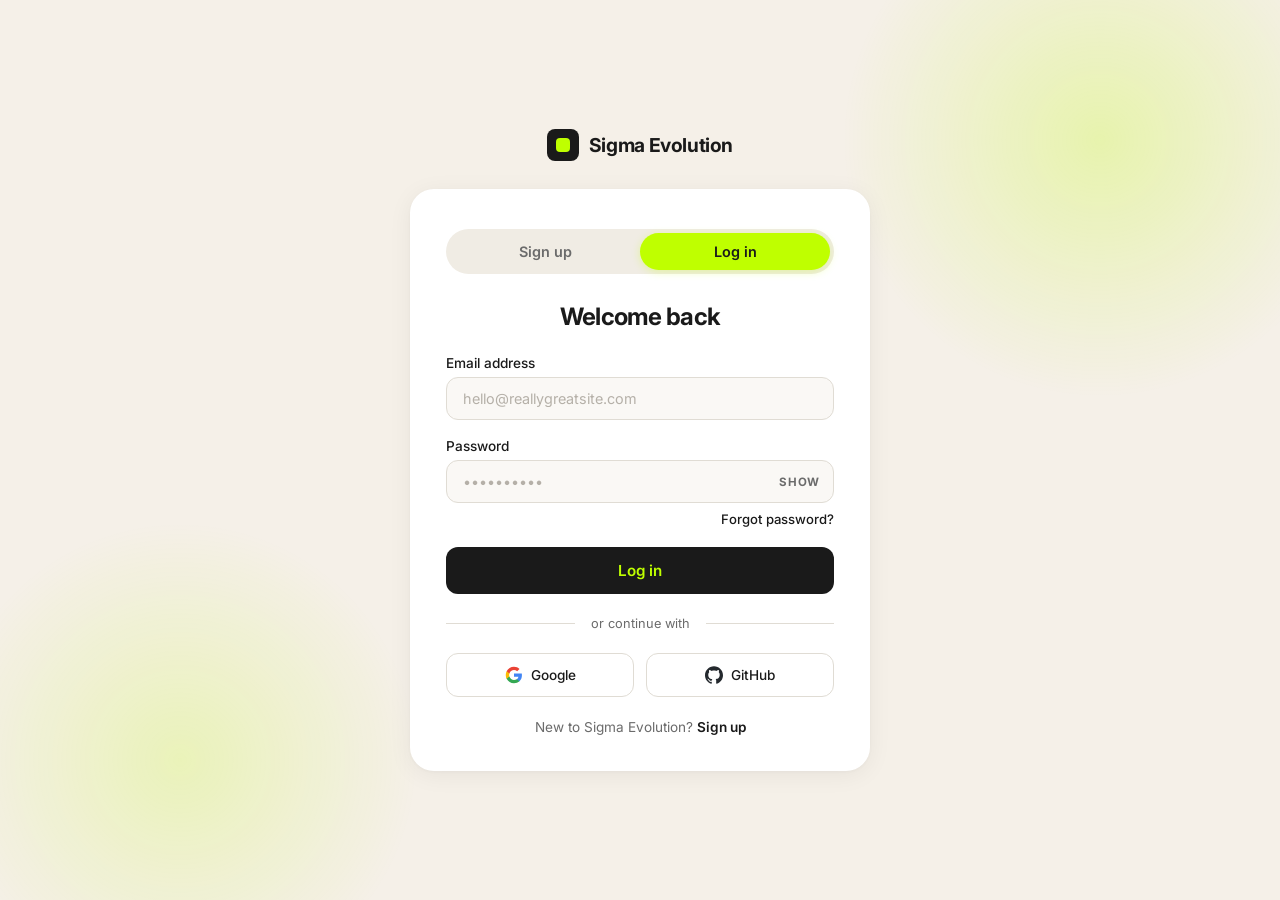
<file: frontend/index.html>
<!DOCTYPE html>
<html lang="en">
<head>
  <meta charset="UTF-8" />
  <meta name="viewport" content="width=device-width, initial-scale=1.0" />
  <meta name="description" content="Sign in to SigmaWork — your AI-assisted professional networking platform." />
  <title>Log In — SigmaWork</title>
  <link rel="stylesheet" href="css/style.css" />
</head>
<body>

  <!-- Brand -->
  <div class="brand">
    <div class="brand-icon"></div>
    <span class="brand-name">Sigma Evolution</span>
  </div>

  <!-- Card -->
  <div class="auth-card" id="login-card">

    <!-- Tab toggle -->
    <div class="tab-toggle">
      <a href="signup.html" id="tab-signup">Sign up</a>
      <a href="index.html" class="active" id="tab-login">Log in</a>
    </div>

    <h1>Welcome back</h1>

    <!-- Message banner -->
    <div id="form-message" class="message" role="alert"></div>

    <!-- Login form -->
    <form id="login-form" novalidate>

      <div class="field">
        <label for="login-email">Email address</label>
        <div class="input-wrapper">
          <input
            type="email"
            id="login-email"
            name="email"
            placeholder="hello@reallygreatsite.com"
            autocomplete="email"
            required
          />
        </div>
        <div class="field-error" id="login-email-error"></div>
      </div>

      <div class="field">
        <label for="login-password">Password</label>
        <div class="input-wrapper">
          <input
            type="password"
            id="login-password"
            name="password"
            placeholder="••••••••••"
            autocomplete="current-password"
            required
          />
          <button type="button" class="toggle-password">SHOW</button>
        </div>
        <div class="field-error" id="login-password-error"></div>
      </div>

      <a href="forgot-password.html" class="forgot-link">Forgot password?</a>

      <button type="submit" class="btn btn-primary" id="login-btn">
        <span>Log in</span>
      </button>
    </form>

    <!-- Divider -->
    <div class="divider">or continue with</div>

    <!-- OAuth -->
    <div class="oauth-row">
      <a href="/api/auth/oauth/google" class="btn-oauth" id="oauth-google">
        <!-- Google icon -->
        <svg viewBox="0 0 24 24" xmlns="http://www.w3.org/2000/svg">
          <path d="M22.56 12.25c0-.78-.07-1.53-.2-2.25H12v4.26h5.92a5.06 5.06 0 01-2.2 3.32v2.77h3.57c2.08-1.92 3.28-4.74 3.28-8.1z" fill="#4285F4"/>
          <path d="M12 23c2.97 0 5.46-.98 7.28-2.66l-3.57-2.77c-.98.66-2.23 1.06-3.71 1.06-2.86 0-5.29-1.93-6.16-4.53H2.18v2.84C3.99 20.53 7.7 23 12 23z" fill="#34A853"/>
          <path d="M5.84 14.09c-.22-.66-.35-1.36-.35-2.09s.13-1.43.35-2.09V7.07H2.18C1.43 8.55 1 10.22 1 12s.43 3.45 1.18 4.93l2.85-2.22.81-.62z" fill="#FBBC05"/>
          <path d="M12 5.38c1.62 0 3.06.56 4.21 1.64l3.15-3.15C17.45 2.09 14.97 1 12 1 7.7 1 3.99 3.47 2.18 7.07l3.66 2.84c.87-2.6 3.3-4.53 6.16-4.53z" fill="#EA4335"/>
        </svg>
        Google
      </a>
      <a href="/api/auth/oauth/github" class="btn-oauth" id="oauth-github">
        <!-- GitHub icon -->
        <svg viewBox="0 0 24 24" xmlns="http://www.w3.org/2000/svg">
          <path d="M12 .297c-6.63 0-12 5.373-12 12 0 5.303 3.438 9.8 8.205 11.385.6.113.82-.258.82-.577 0-.285-.01-1.04-.015-2.04-3.338.724-4.042-1.61-4.042-1.61C4.422 18.07 3.633 17.7 3.633 17.7c-1.087-.744.084-.729.084-.729 1.205.084 1.838 1.236 1.838 1.236 1.07 1.835 2.809 1.305 3.495.998.108-.776.417-1.305.76-1.605-2.665-.3-5.466-1.332-5.466-5.93 0-1.31.465-2.38 1.235-3.22-.135-.303-.54-1.523.105-3.176 0 0 1.005-.322 3.3 1.23.96-.267 1.98-.399 3-.405 1.02.006 2.04.138 3 .405 2.28-1.552 3.285-1.23 3.285-1.23.645 1.653.24 2.873.12 3.176.765.84 1.23 1.91 1.23 3.22 0 4.61-2.805 5.625-5.475 5.92.42.36.81 1.096.81 2.22 0 1.606-.015 2.896-.015 3.286 0 .315.21.69.825.57C20.565 22.092 24 17.592 24 12.297c0-6.627-5.373-12-12-12" fill="#24292e"/>
        </svg>
        GitHub
      </a>
    </div>

    <!-- Footer -->
    <div class="auth-footer">
      New to Sigma Evolution? <a href="signup.html">Sign up</a>
    </div>

  </div>

  <script src="js/auth.js"></script>
</body>
</html>
</file>
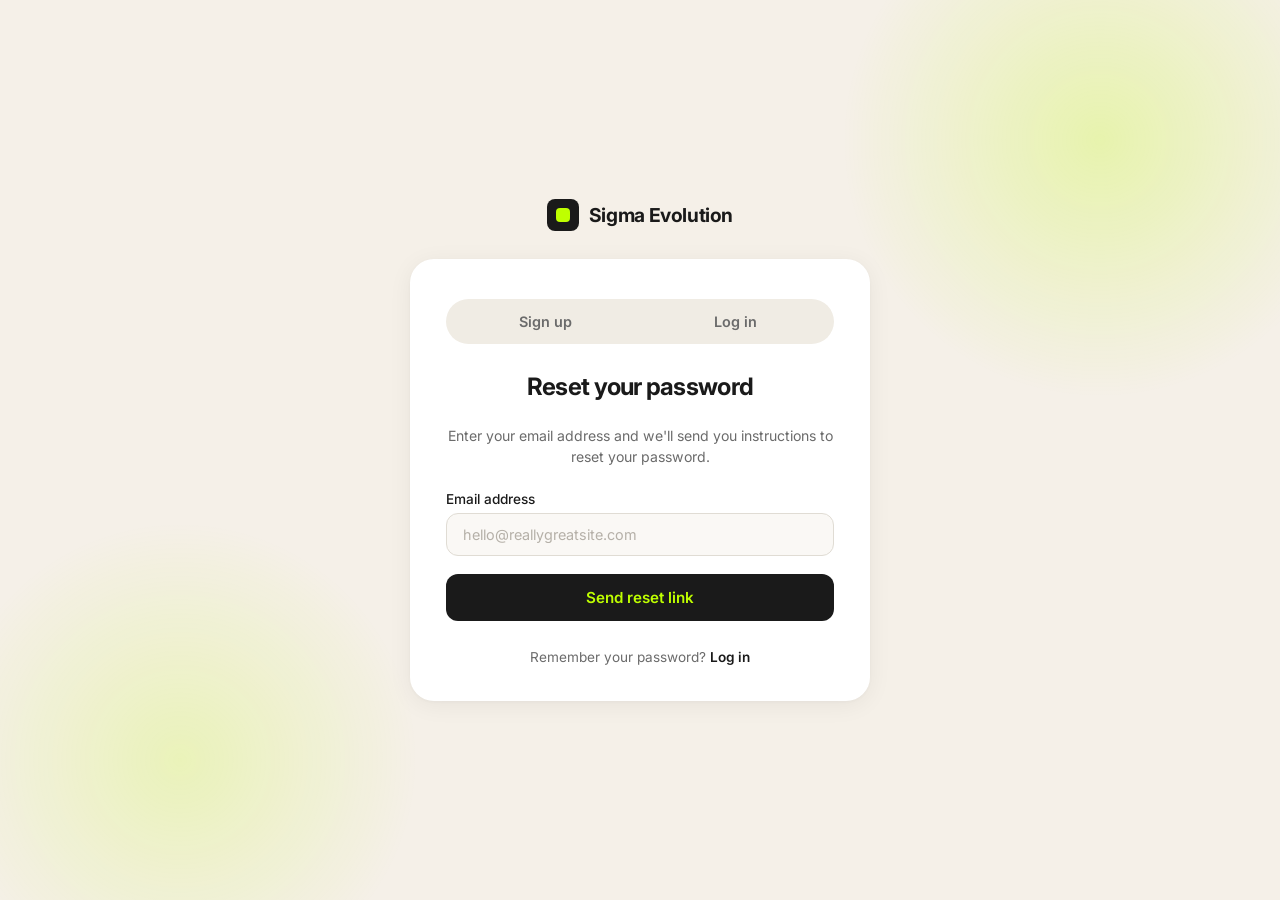
<file: frontend/forgot-password.html>
<!DOCTYPE html>
<html lang="en">
<head>
  <meta charset="UTF-8" />
  <meta name="viewport" content="width=device-width, initial-scale=1.0" />
  <meta name="description" content="Reset your SigmaWork account password." />
  <title>Forgot Password — SigmaWork</title>
  <link rel="stylesheet" href="css/style.css" />
</head>
<body>

  <!-- Brand -->
  <div class="brand">
    <div class="brand-icon"></div>
    <span class="brand-name">Sigma Evolution</span>
  </div>

  <!-- Card -->
  <div class="auth-card" id="forgot-card">

    <!-- Tab toggle (both inactive, just for consistency) -->
    <div class="tab-toggle">
      <a href="signup.html" id="tab-signup">Sign up</a>
      <a href="index.html" id="tab-login">Log in</a>
    </div>

    <h1>Reset your password</h1>
    <p style="text-align:center; color:var(--text-muted); font-size:0.88rem; margin-bottom:24px; line-height:1.5;">
      Enter your email address and we'll send you instructions to reset your password.
    </p>

    <!-- Message banner -->
    <div id="form-message" class="message" role="alert"></div>

    <!-- Forgot password form -->
    <form id="forgot-form" novalidate>

      <div class="field">
        <label for="forgot-email">Email address</label>
        <div class="input-wrapper">
          <input
            type="email"
            id="forgot-email"
            name="email"
            placeholder="hello@reallygreatsite.com"
            autocomplete="email"
            required
          />
        </div>
        <div class="field-error" id="forgot-email-error"></div>
      </div>

      <button type="submit" class="btn btn-primary" id="forgot-btn">
        <span>Send reset link</span>
      </button>
    </form>

    <!-- Footer -->
    <div class="auth-footer" style="margin-top:28px;">
      Remember your password? <a href="index.html">Log in</a>
    </div>

  </div>

  <script src="js/auth.js"></script>
</body>
</html>
</file>
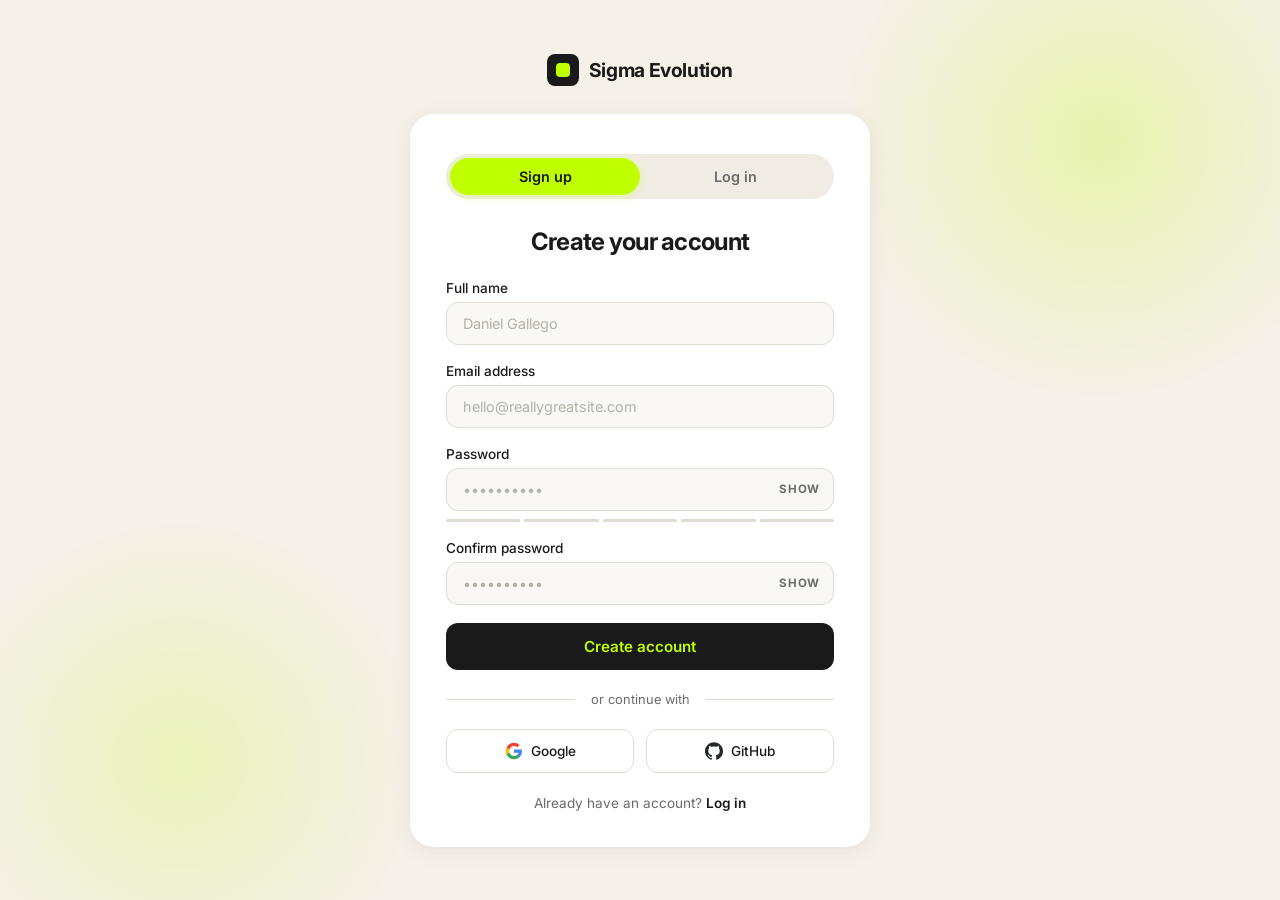
<file: frontend/signup.html>
<!DOCTYPE html>
<html lang="en">
<head>
  <meta charset="UTF-8" />
  <meta name="viewport" content="width=device-width, initial-scale=1.0" />
  <meta name="description" content="Create your SigmaWork account — join the AI-assisted professional networking platform." />
  <title>Sign Up — SigmaWork</title>
  <link rel="stylesheet" href="css/style.css" />
</head>
<body>

  <!-- Brand -->
  <div class="brand">
    <div class="brand-icon"></div>
    <span class="brand-name">Sigma Evolution</span>
  </div>

  <!-- Card -->
  <div class="auth-card" id="signup-card">

    <!-- Tab toggle -->
    <div class="tab-toggle">
      <a href="signup.html" class="active" id="tab-signup">Sign up</a>
      <a href="index.html" id="tab-login">Log in</a>
    </div>

    <h1>Create your account</h1>

    <!-- Message banner -->
    <div id="form-message" class="message" role="alert"></div>

    <!-- Register form -->
    <form id="register-form" novalidate>

      <div class="field">
        <label for="reg-name">Full name</label>
        <div class="input-wrapper">
          <input
            type="text"
            id="reg-name"
            name="full_name"
            placeholder="Daniel Gallego"
            autocomplete="name"
            required
          />
        </div>
        <div class="field-error" id="reg-name-error"></div>
      </div>

      <div class="field">
        <label for="reg-email">Email address</label>
        <div class="input-wrapper">
          <input
            type="email"
            id="reg-email"
            name="email"
            placeholder="hello@reallygreatsite.com"
            autocomplete="email"
            required
          />
        </div>
        <div class="field-error" id="reg-email-error"></div>
      </div>

      <div class="field">
        <label for="reg-password">Password</label>
        <div class="input-wrapper">
          <input
            type="password"
            id="reg-password"
            name="password"
            placeholder="••••••••••"
            autocomplete="new-password"
            required
          />
          <button type="button" class="toggle-password">SHOW</button>
        </div>
        <div class="field-error" id="reg-password-error"></div>
        <!-- Strength indicator -->
        <div class="password-strength">
          <div class="bar"></div>
          <div class="bar"></div>
          <div class="bar"></div>
          <div class="bar"></div>
          <div class="bar"></div>
        </div>
        <div class="strength-label"></div>
      </div>

      <div class="field">
        <label for="reg-confirm">Confirm password</label>
        <div class="input-wrapper">
          <input
            type="password"
            id="reg-confirm"
            name="confirm_password"
            placeholder="••••••••••"
            autocomplete="new-password"
            required
          />
          <button type="button" class="toggle-password">SHOW</button>
        </div>
        <div class="field-error" id="reg-confirm-error"></div>
      </div>

      <button type="submit" class="btn btn-primary" id="signup-btn">
        <span>Create account</span>
      </button>
    </form>

    <!-- Divider -->
    <div class="divider">or continue with</div>

    <!-- OAuth -->
    <div class="oauth-row">
      <a href="/api/auth/oauth/google" class="btn-oauth" id="oauth-google">
        <svg viewBox="0 0 24 24" xmlns="http://www.w3.org/2000/svg">
          <path d="M22.56 12.25c0-.78-.07-1.53-.2-2.25H12v4.26h5.92a5.06 5.06 0 01-2.2 3.32v2.77h3.57c2.08-1.92 3.28-4.74 3.28-8.1z" fill="#4285F4"/>
          <path d="M12 23c2.97 0 5.46-.98 7.28-2.66l-3.57-2.77c-.98.66-2.23 1.06-3.71 1.06-2.86 0-5.29-1.93-6.16-4.53H2.18v2.84C3.99 20.53 7.7 23 12 23z" fill="#34A853"/>
          <path d="M5.84 14.09c-.22-.66-.35-1.36-.35-2.09s.13-1.43.35-2.09V7.07H2.18C1.43 8.55 1 10.22 1 12s.43 3.45 1.18 4.93l2.85-2.22.81-.62z" fill="#FBBC05"/>
          <path d="M12 5.38c1.62 0 3.06.56 4.21 1.64l3.15-3.15C17.45 2.09 14.97 1 12 1 7.7 1 3.99 3.47 2.18 7.07l3.66 2.84c.87-2.6 3.3-4.53 6.16-4.53z" fill="#EA4335"/>
        </svg>
        Google
      </a>
      <a href="/api/auth/oauth/github" class="btn-oauth" id="oauth-github">
        <svg viewBox="0 0 24 24" xmlns="http://www.w3.org/2000/svg">
          <path d="M12 .297c-6.63 0-12 5.373-12 12 0 5.303 3.438 9.8 8.205 11.385.6.113.82-.258.82-.577 0-.285-.01-1.04-.015-2.04-3.338.724-4.042-1.61-4.042-1.61C4.422 18.07 3.633 17.7 3.633 17.7c-1.087-.744.084-.729.084-.729 1.205.084 1.838 1.236 1.838 1.236 1.07 1.835 2.809 1.305 3.495.998.108-.776.417-1.305.76-1.605-2.665-.3-5.466-1.332-5.466-5.93 0-1.31.465-2.38 1.235-3.22-.135-.303-.54-1.523.105-3.176 0 0 1.005-.322 3.3 1.23.96-.267 1.98-.399 3-.405 1.02.006 2.04.138 3 .405 2.28-1.552 3.285-1.23 3.285-1.23.645 1.653.24 2.873.12 3.176.765.84 1.23 1.91 1.23 3.22 0 4.61-2.805 5.625-5.475 5.92.42.36.81 1.096.81 2.22 0 1.606-.015 2.896-.015 3.286 0 .315.21.69.825.57C20.565 22.092 24 17.592 24 12.297c0-6.627-5.373-12-12-12" fill="#24292e"/>
        </svg>
        GitHub
      </a>
    </div>

    <!-- Footer -->
    <div class="auth-footer">
      Already have an account? <a href="index.html">Log in</a>
    </div>

  </div>

  <script src="js/auth.js"></script>
</body>
</html>
</file>
<file: frontend/css/style.css>
/* ═══════════════════════════════════════════════════════════
   SigmaWork — Auth Pages Stylesheet
   Matches the provided UI mockups:
     • Warm beige/cream background with green gradient blobs
     • Centered card with rounded corners
     • Lime-green accent for active tabs & primary buttons
     • Dark secondary buttons
     • Inter typeface
   ═══════════════════════════════════════════════════════════ */

@import url('https://fonts.googleapis.com/css2?family=Inter:wght@400;500;600;700&display=swap');

/* ── Reset & Base ──────────────────────────────────────── */

*,
*::before,
*::after {
  margin: 0;
  padding: 0;
  box-sizing: border-box;
}

:root {
  /* Brand palette */
  --lime:        #BFFF00;
  --lime-hover:  #A8E600;
  --lime-light:  #DEFF80;
  --dark:        #1A1A1A;
  --dark-hover:  #2D2D2D;
  --text:        #1A1A1A;
  --text-muted:  #6B6B6B;
  --bg-page:     #F5F0E8;
  --bg-card:     #FFFFFF;
  --border:      #E0DCD4;
  --border-focus:#BFFF00;
  --error:       #E53935;
  --success:     #43A047;
  --input-bg:    #FAF8F5;

  /* Sizing */
  --card-width:  460px;
  --radius-sm:   8px;
  --radius-md:   12px;
  --radius-lg:   24px;
  --radius-pill: 999px;
}

html {
  font-size: 16px;
  -webkit-font-smoothing: antialiased;
  -moz-osx-font-smoothing: grayscale;
}

body {
  font-family: 'Inter', -apple-system, BlinkMacSystemFont, sans-serif;
  color: var(--text);
  background: var(--bg-page);
  min-height: 100vh;
  display: flex;
  flex-direction: column;
  align-items: center;
  justify-content: center;
  position: relative;
  overflow-x: hidden;
}

/* ── Background blobs ──────────────────────────────────── */

body::before,
body::after {
  content: '';
  position: fixed;
  border-radius: 50%;
  z-index: 0;
  pointer-events: none;
}

body::before {
  width: 520px;
  height: 520px;
  background: radial-gradient(circle, rgba(191,255,0,0.25) 0%, transparent 70%);
  top: -120px;
  right: -80px;
  animation: blob-float 18s ease-in-out infinite alternate;
}

body::after {
  width: 480px;
  height: 480px;
  background: radial-gradient(circle, rgba(191,255,0,0.20) 0%, transparent 70%);
  bottom: -100px;
  left: -60px;
  animation: blob-float 22s ease-in-out infinite alternate-reverse;
}

@keyframes blob-float {
  0%   { transform: translate(0, 0) scale(1); }
  50%  { transform: translate(30px, -20px) scale(1.05); }
  100% { transform: translate(-15px, 15px) scale(0.97); }
}

/* ── Logo area ─────────────────────────────────────────── */

.brand {
  display: flex;
  align-items: center;
  gap: 10px;
  margin-bottom: 28px;
  position: relative;
  z-index: 1;
}

.brand-icon {
  width: 32px;
  height: 32px;
  background: var(--dark);
  border-radius: var(--radius-sm);
  display: flex;
  align-items: center;
  justify-content: center;
  position: relative;
}

.brand-icon::after {
  content: '';
  width: 14px;
  height: 14px;
  background: var(--lime);
  border-radius: 4px;
}

.brand-name {
  font-size: 1.2rem;
  font-weight: 700;
  letter-spacing: -0.02em;
  color: var(--text);
}

/* ── Card container ────────────────────────────────────── */

.auth-card {
  position: relative;
  z-index: 1;
  width: var(--card-width);
  max-width: 92vw;
  background: var(--bg-card);
  border-radius: var(--radius-lg);
  padding: 40px 36px 36px;
  box-shadow:
    0 4px 24px rgba(0, 0, 0, 0.06),
    0 1px 4px rgba(0, 0, 0, 0.04);
  animation: card-enter 0.5s cubic-bezier(0.22, 1, 0.36, 1) both;
}

@keyframes card-enter {
  from {
    opacity: 0;
    transform: translateY(24px) scale(0.97);
  }
  to {
    opacity: 1;
    transform: translateY(0) scale(1);
  }
}

/* ── Tab toggle ────────────────────────────────────────── */

.tab-toggle {
  display: flex;
  background: #F0ECE4;
  border-radius: var(--radius-pill);
  padding: 4px;
  margin-bottom: 28px;
}

.tab-toggle a,
.tab-toggle button {
  flex: 1;
  text-align: center;
  padding: 10px 0;
  font-family: inherit;
  font-size: 0.9rem;
  font-weight: 600;
  border: none;
  border-radius: var(--radius-pill);
  cursor: pointer;
  text-decoration: none;
  color: var(--text-muted);
  background: transparent;
  transition: all 0.3s cubic-bezier(0.22, 1, 0.36, 1);
}

.tab-toggle a.active,
.tab-toggle button.active {
  background: var(--lime);
  color: var(--dark);
  box-shadow: 0 2px 8px rgba(191, 255, 0, 0.3);
}

.tab-toggle a:hover:not(.active),
.tab-toggle button:hover:not(.active) {
  color: var(--text);
}

/* ── Headings ──────────────────────────────────────────── */

.auth-card h1 {
  font-size: 1.5rem;
  font-weight: 700;
  text-align: center;
  margin-bottom: 24px;
  letter-spacing: -0.03em;
}

/* ── Form fields ───────────────────────────────────────── */

.field {
  margin-bottom: 18px;
}

.field label {
  display: block;
  font-size: 0.85rem;
  font-weight: 500;
  margin-bottom: 6px;
  color: var(--text);
}

.input-wrapper {
  position: relative;
  display: flex;
  align-items: center;
}

.input-wrapper input {
  width: 100%;
  padding: 12px 16px;
  padding-right: 70px;
  font-family: inherit;
  font-size: 0.9rem;
  color: var(--text);
  background: var(--input-bg);
  border: 1.5px solid var(--border);
  border-radius: var(--radius-md);
  outline: none;
  transition: border-color 0.25s ease, box-shadow 0.25s ease;
}

.input-wrapper input::placeholder {
  color: #B5B0A8;
}

.input-wrapper input:focus {
  border-color: var(--border-focus);
  box-shadow: 0 0 0 3px rgba(191, 255, 0, 0.15);
}

.input-wrapper input.error {
  border-color: var(--error);
  box-shadow: 0 0 0 3px rgba(229, 57, 53, 0.10);
}

.toggle-password {
  position: absolute;
  right: 14px;
  background: none;
  border: none;
  font-family: inherit;
  font-size: 0.72rem;
  font-weight: 700;
  letter-spacing: 0.06em;
  color: var(--text-muted);
  cursor: pointer;
  text-transform: uppercase;
  transition: color 0.2s;
  user-select: none;
}

.toggle-password:hover {
  color: var(--text);
}

/* ── Forgot password link ──────────────────────────────── */

.forgot-link {
  display: block;
  text-align: right;
  font-size: 0.82rem;
  font-weight: 500;
  color: var(--text);
  text-decoration: none;
  margin-top: -10px;
  margin-bottom: 20px;
  transition: color 0.2s;
}

.forgot-link:hover {
  color: var(--lime-hover);
  text-decoration: underline;
}

/* ── Buttons ───────────────────────────────────────────── */

.btn {
  width: 100%;
  padding: 14px 0;
  font-family: inherit;
  font-size: 0.95rem;
  font-weight: 600;
  border: none;
  border-radius: var(--radius-md);
  cursor: pointer;
  transition: all 0.25s cubic-bezier(0.22, 1, 0.36, 1);
  position: relative;
  overflow: hidden;
}

.btn-primary {
  background: var(--dark);
  color: var(--lime);
}

.btn-primary:hover {
  background: var(--dark-hover);
  transform: translateY(-1px);
  box-shadow: 0 4px 16px rgba(0, 0, 0, 0.15);
}

.btn-primary:active {
  transform: translateY(0);
  box-shadow: none;
}

.btn-primary.loading {
  pointer-events: none;
  opacity: 0.8;
}

.btn-primary.loading::after {
  content: '';
  position: absolute;
  top: 50%;
  left: 50%;
  width: 20px;
  height: 20px;
  margin: -10px 0 0 -10px;
  border: 2.5px solid var(--lime);
  border-top-color: transparent;
  border-radius: 50%;
  animation: spin 0.6s linear infinite;
}

.btn-primary.loading span {
  visibility: hidden;
}

@keyframes spin {
  to { transform: rotate(360deg); }
}

/* ── Divider ───────────────────────────────────────────── */

.divider {
  display: flex;
  align-items: center;
  gap: 16px;
  margin: 22px 0;
  color: var(--text-muted);
  font-size: 0.8rem;
}

.divider::before,
.divider::after {
  content: '';
  flex: 1;
  height: 1px;
  background: var(--border);
}

/* ── OAuth buttons ─────────────────────────────────────── */

.oauth-row {
  display: flex;
  gap: 12px;
}

.btn-oauth {
  flex: 1;
  display: flex;
  align-items: center;
  justify-content: center;
  gap: 8px;
  padding: 12px 0;
  font-family: inherit;
  font-size: 0.85rem;
  font-weight: 500;
  color: var(--text);
  background: var(--bg-card);
  border: 1.5px solid var(--border);
  border-radius: var(--radius-md);
  cursor: pointer;
  transition: all 0.25s ease;
  text-decoration: none;
}

.btn-oauth:hover {
  background: var(--input-bg);
  border-color: #C8C3BA;
  transform: translateY(-1px);
  box-shadow: 0 2px 8px rgba(0, 0, 0, 0.06);
}

.btn-oauth:active {
  transform: translateY(0);
}

.btn-oauth svg {
  width: 18px;
  height: 18px;
  flex-shrink: 0;
}

/* ── Footer links ──────────────────────────────────────── */

.auth-footer {
  text-align: center;
  margin-top: 22px;
  font-size: 0.85rem;
  color: var(--text-muted);
}

.auth-footer a {
  color: var(--text);
  font-weight: 600;
  text-decoration: none;
  transition: color 0.2s;
}

.auth-footer a:hover {
  color: var(--lime-hover);
  text-decoration: underline;
}

/* ── Error / success messages ──────────────────────────── */

.message {
  padding: 12px 16px;
  border-radius: var(--radius-md);
  font-size: 0.85rem;
  font-weight: 500;
  margin-bottom: 18px;
  display: none;
  animation: msg-enter 0.3s ease both;
}

.message.show {
  display: block;
}

.message.error {
  background: #FFF5F5;
  color: var(--error);
  border: 1px solid #FFCDD2;
}

.message.success {
  background: #F1F8E9;
  color: var(--success);
  border: 1px solid #C5E1A5;
}

@keyframes msg-enter {
  from {
    opacity: 0;
    transform: translateY(-8px);
  }
  to {
    opacity: 1;
    transform: translateY(0);
  }
}

/* ── Field-level error ─────────────────────────────────── */

.field-error {
  font-size: 0.78rem;
  color: var(--error);
  margin-top: 4px;
  display: none;
}

.field-error.show {
  display: block;
  animation: msg-enter 0.25s ease both;
}

/* ── Password strength indicator ───────────────────────── */

.password-strength {
  display: flex;
  gap: 4px;
  margin-top: 8px;
}

.password-strength .bar {
  flex: 1;
  height: 3px;
  background: var(--border);
  border-radius: 2px;
  transition: background 0.3s ease;
}

.password-strength .bar.weak     { background: var(--error); }
.password-strength .bar.medium   { background: #FFB300; }
.password-strength .bar.strong   { background: var(--success); }

.strength-label {
  font-size: 0.72rem;
  margin-top: 4px;
  color: var(--text-muted);
  transition: color 0.3s;
}

/* ── Responsive ────────────────────────────────────────── */

@media (max-width: 520px) {
  .auth-card {
    padding: 28px 20px 24px;
    border-radius: 20px;
  }

  .auth-card h1 {
    font-size: 1.3rem;
  }

  .oauth-row {
    flex-direction: column;
    gap: 8px;
  }

  body::before,
  body::after {
    width: 300px;
    height: 300px;
  }
}
</file>
